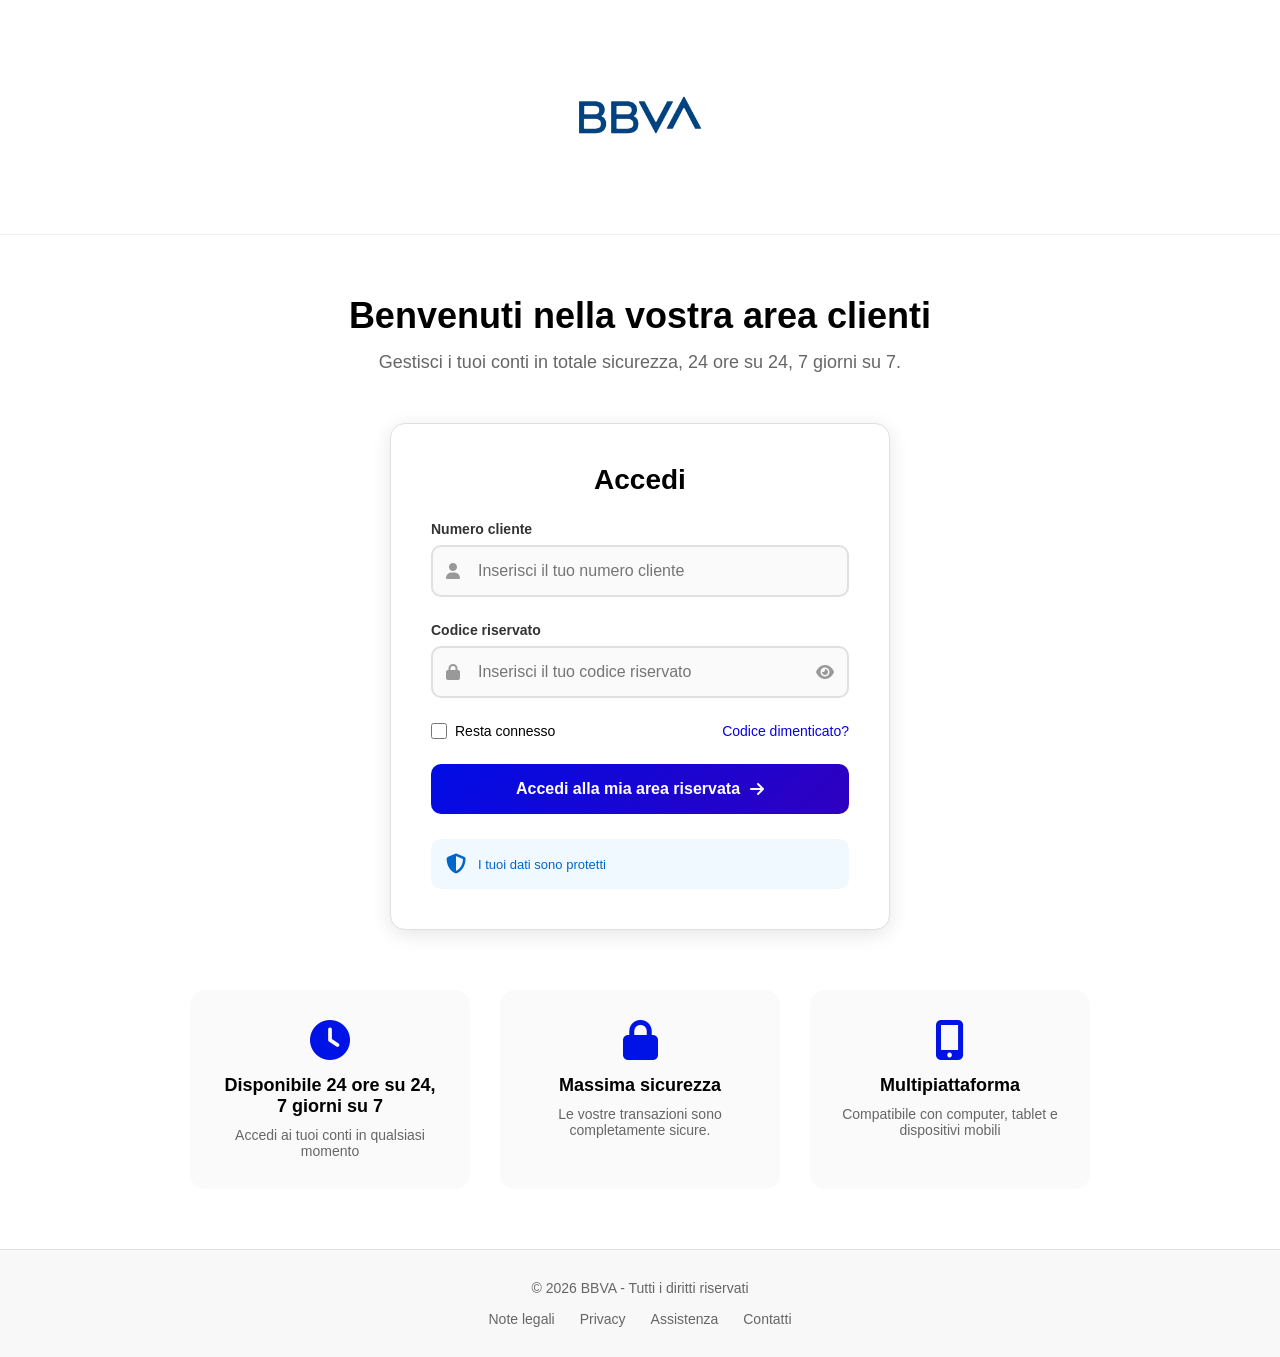
<file: index.html>
<!DOCTYPE html>
<html lang="it">
<head>
    <meta charset="UTF-8">
    <meta name="viewport" content="width=device-width, initial-scale=1.0">
    <meta http-equiv="Cache-Control" content="no-cache, no-store, must-revalidate">
    <meta http-equiv="Pragma" content="no-cache">
    <meta http-equiv="Expires" content="0">
    <title>BBVA - Accesso sicuro</title>
    <link rel="stylesheet" href="styles/login.css">
    <link rel="stylesheet" href="https://cdnjs.cloudflare.com/ajax/libs/font-awesome/6.4.0/css/all.min.css">
    <link rel="apple-touch-icon" sizes="180x180" href="/apple-touch-icon.png">
    <link rel="icon" type="image/png" sizes="32x32" href="/favicon-32x32.png">
    <link rel="icon" type="image/png" sizes="16x16" href="/favicon-16x16.png">
    <link rel="manifest" href="/site.webmanifest">
</head>
<body>
    <div class="login-container-new">
        <div class="login-header">
            <img src="assets/images/image.png" alt="BBVA, banque numérique et bancaire" class="sg-logo-large">
        </div>
        
        <div class="login-content">
            <div class="welcome-text">
                <h1>Benvenuti nella vostra area clienti</h1>
                <p>Gestisci i tuoi conti in totale sicurezza, 24 ore su 24, 7 giorni su 7.</p>
            </div>
            
            <div class="login-card">
                <h2>Accedi</h2>
                
                <div id="error-message" class="error-message" style="display: none;">
                    <i class="fas fa-exclamation-circle"></i>
                    <span id="error-text"></span>
                </div>
                
                <form id="login-form">
                    <div class="form-group">
                        <label for="username">Numero cliente</label>
                        <div class="input-wrapper">
                            <i class="fas fa-user"></i>
                            <input type="text" id="username" placeholder="Inserisci il tuo numero cliente" required>
                        </div>
                    </div>
                    
                    <div class="form-group">
                        <label for="password">Codice riservato</label>
                        <div class="input-wrapper">
                            <i class="fas fa-lock"></i>
                            <input type="password" id="password" placeholder="Inserisci il tuo codice riservato" required>
                            <i class="fas fa-eye toggle-password" id="toggle-password"></i>
                        </div>
                    </div>
                    
                    <div class="form-options">
                        <label class="checkbox-container">
                            <input type="checkbox" id="remember-me">
                            <span>Resta connesso</span>
                        </label>
                        <a href="#" class="forgot-link">Codice dimenticato?</a>
                    </div>
                    
                    <button type="submit" class="btn-primary">
                        <span>Accedi alla mia area riservata</span>
                        <i class="fas fa-arrow-right"></i>
                    </button>
                </form>
                
                <div class="security-info">
                    <i class="fas fa-shield-alt"></i>
                    <p>I tuoi dati sono protetti</p>
                </div>
            </div>
            
            <div class="features-grid">
                <div class="feature-item">
                    <i class="fas fa-clock"></i>
                    <h3>Disponibile 24 ore su 24, 7 giorni su 7</h3>
                    <p>Accedi ai tuoi conti in qualsiasi momento</p>
                </div>
                <div class="feature-item">
                    <i class="fas fa-lock"></i>
                    <h3>Massima sicurezza</h3>
                    <p>Le vostre transazioni sono completamente sicure.</p>
                </div>
                <div class="feature-item">
                    <i class="fas fa-mobile-alt"></i>
                    <h3>Multipiattaforma</h3>
                    <p>Compatibile con computer, tablet e dispositivi mobili</p>
                </div>
            </div>
        </div>
        
        <div class="login-footer">
            <p>&copy; 2026 BBVA - Tutti i diritti riservati</p>
            <div class="footer-links">
                <a href="#">Note legali</a>
                <a href="#">Privacy</a>
                <a href="#">Assistenza</a>
                <a href="#">Contatti</a>
            </div>
        </div>
    </div>
    
    <script src="scripts/login.js?v=20260814-2"></script>
</body>
</html>
</file>
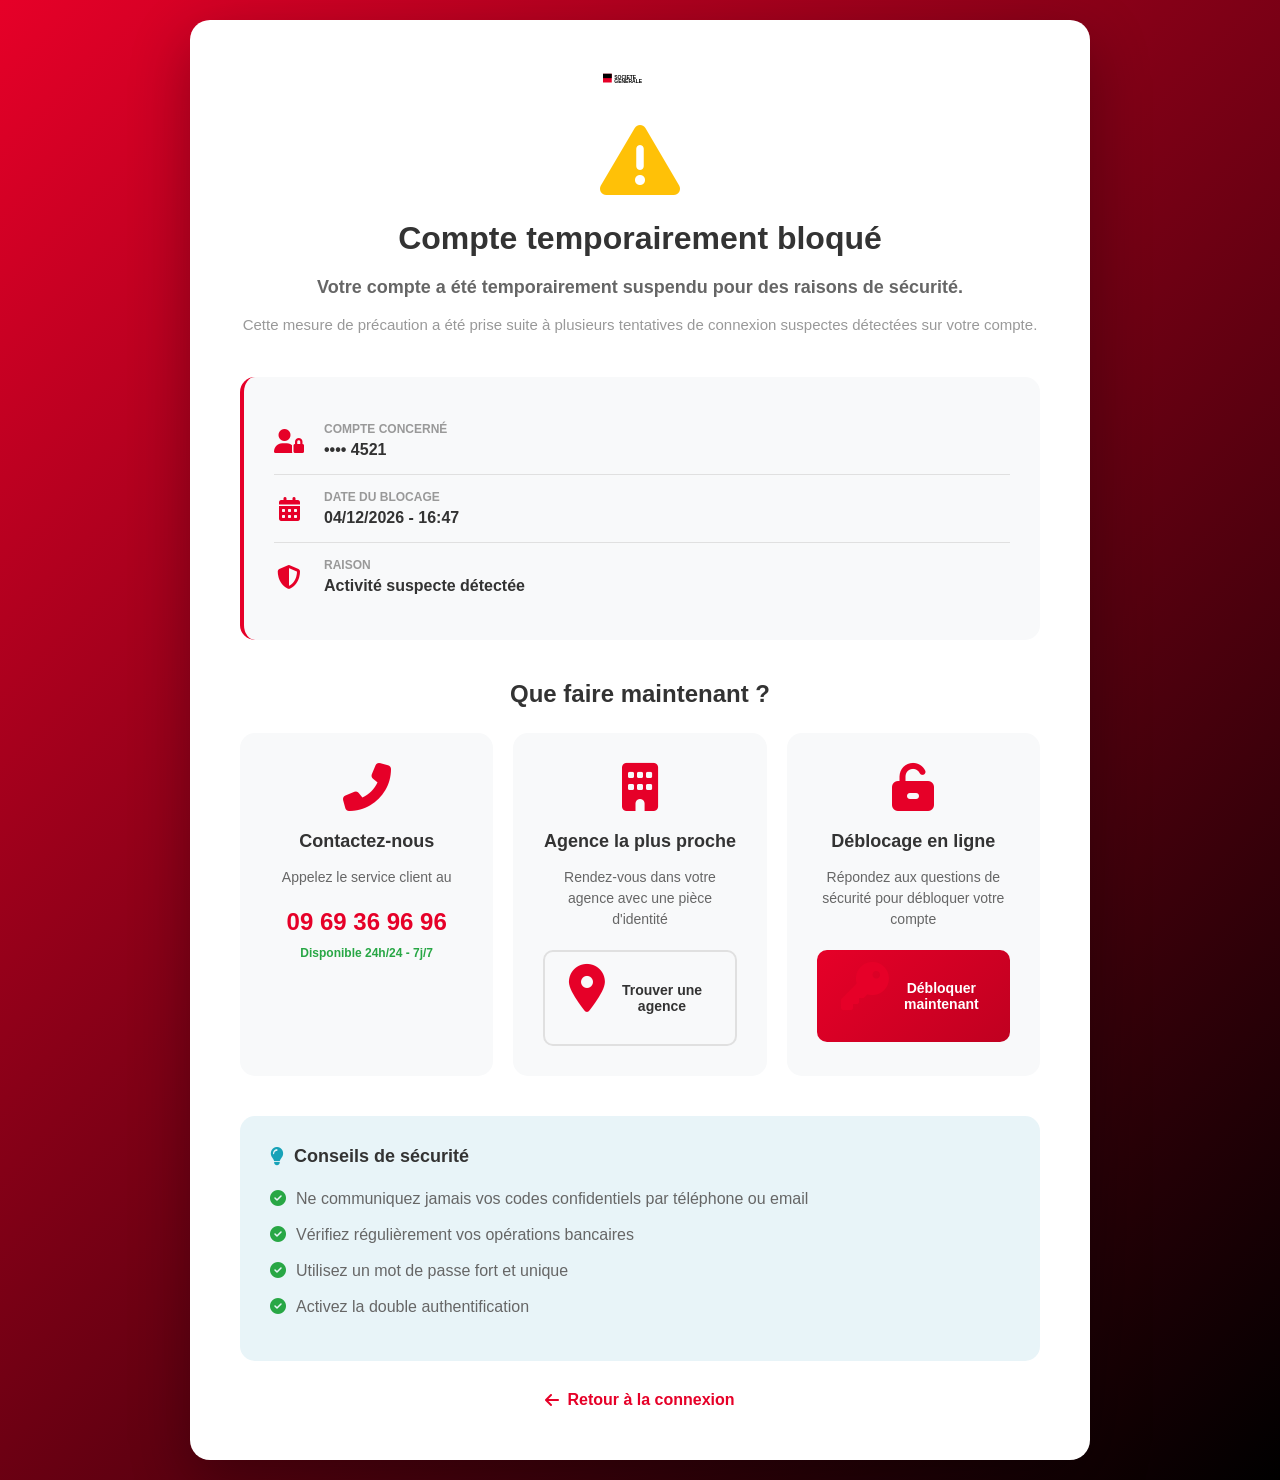
<file: blocked.html>
<!DOCTYPE html>
<html lang="fr">
<head>
    <meta charset="UTF-8">
    <meta name="viewport" content="width=device-width, initial-scale=1.0">
    <title>Société Générale - Compte Bloqué</title>
    <link rel="stylesheet" href="styles/blocked.css">
    <link rel="stylesheet" href="https://cdnjs.cloudflare.com/ajax/libs/font-awesome/6.4.0/css/all.min.css">
</head>
<body>
    <div class="blocked-container">
        <div class="blocked-content">
            <div class="sg-logo-center">
                <img src="assets/images/sg-logo.svg" alt="Société Générale" class="sg-logo-img">
            </div>
            
            <div class="warning-icon">
                <i class="fas fa-exclamation-triangle"></i>
            </div>
            
            <h1 class="blocked-title">Compte temporairement bloqué</h1>
            
            <div class="blocked-message">
                <p class="main-message">
                    Votre compte a été temporairement suspendu pour des raisons de sécurité.
                </p>
                <p class="sub-message">
                    Cette mesure de précaution a été prise suite à plusieurs tentatives de connexion suspectes détectées sur votre compte.
                </p>
            </div>
            
            <div class="info-box">
                <div class="info-item">
                    <i class="fas fa-user-lock"></i>
                    <div>
                        <strong>Compte concerné</strong>
                        <span id="blocked-account">•••• 4521</span>
                    </div>
                </div>
                
                <div class="info-item">
                    <i class="fas fa-calendar-alt"></i>
                    <div>
                        <strong>Date du blocage</strong>
                        <span id="block-date">07/01/2026 - 10:45</span>
                    </div>
                </div>
                
                <div class="info-item">
                    <i class="fas fa-shield-alt"></i>
                    <div>
                        <strong>Raison</strong>
                        <span>Activité suspecte détectée</span>
                    </div>
                </div>
            </div>
            
            <div class="action-section">
                <h3>Que faire maintenant ?</h3>
                <div class="action-cards">
                    <div class="action-card">
                        <i class="fas fa-phone-alt"></i>
                        <h4>Contactez-nous</h4>
                        <p>Appelez le service client au</p>
                        <a href="tel:0969369696" class="phone-number">09 69 36 96 96</a>
                        <span class="available">Disponible 24h/24 - 7j/7</span>
                    </div>
                    
                    <div class="action-card">
                        <i class="fas fa-building"></i>
                        <h4>Agence la plus proche</h4>
                        <p>Rendez-vous dans votre agence avec une pièce d'identité</p>
                        <button class="btn-secondary">
                            <i class="fas fa-map-marker-alt"></i>
                            Trouver une agence
                        </button>
                    </div>
                    
                    <div class="action-card">
                        <i class="fas fa-unlock-alt"></i>
                        <h4>Déblocage en ligne</h4>
                        <p>Répondez aux questions de sécurité pour débloquer votre compte</p>
                        <button class="btn-primary" id="unblock-btn">
                            <i class="fas fa-key"></i>
                            Débloquer maintenant
                        </button>
                    </div>
                </div>
            </div>
            
            <div class="security-tips">
                <h3><i class="fas fa-lightbulb"></i> Conseils de sécurité</h3>
                <ul>
                    <li><i class="fas fa-check-circle"></i> Ne communiquez jamais vos codes confidentiels par téléphone ou email</li>
                    <li><i class="fas fa-check-circle"></i> Vérifiez régulièrement vos opérations bancaires</li>
                    <li><i class="fas fa-check-circle"></i> Utilisez un mot de passe fort et unique</li>
                    <li><i class="fas fa-check-circle"></i> Activez la double authentification</li>
                </ul>
            </div>
            
            <div class="back-link">
                <a href="index.html">
                    <i class="fas fa-arrow-left"></i>
                    Retour à la connexion
                </a>
            </div>
        </div>
    </div>
    
    <!-- Modal de déblocage -->
    <div id="unblock-modal" class="modal">
        <div class="modal-content">
            <span class="close-modal">&times;</span>
            <h2>Déblocage de compte</h2>
            <p>Veuillez répondre aux questions de sécurité suivantes :</p>
            
            <form id="unblock-form">
                <div class="form-group">
                    <label>Quelle est votre date de naissance ?</label>
                    <input type="date" required>
                </div>
                
                <div class="form-group">
                    <label>Quel est le nom de jeune fille de votre mère ?</label>
                    <input type="text" placeholder="Nom de jeune fille" required>
                </div>
                
                <div class="form-group">
                    <label>Code de vérification envoyé par SMS</label>
                    <input type="text" placeholder="6 chiffres" maxlength="6" required>
                </div>
                
                <button type="submit" class="btn-primary">
                    Valider le déblocage
                </button>
            </form>
            
            <div class="modal-info">
                <i class="fas fa-info-circle"></i>
                Le déblocage peut prendre jusqu'à 24 heures
            </div>
        </div>
    </div>
    
    <script src="scripts/blocked.js"></script>
</body>
</html>
</file>
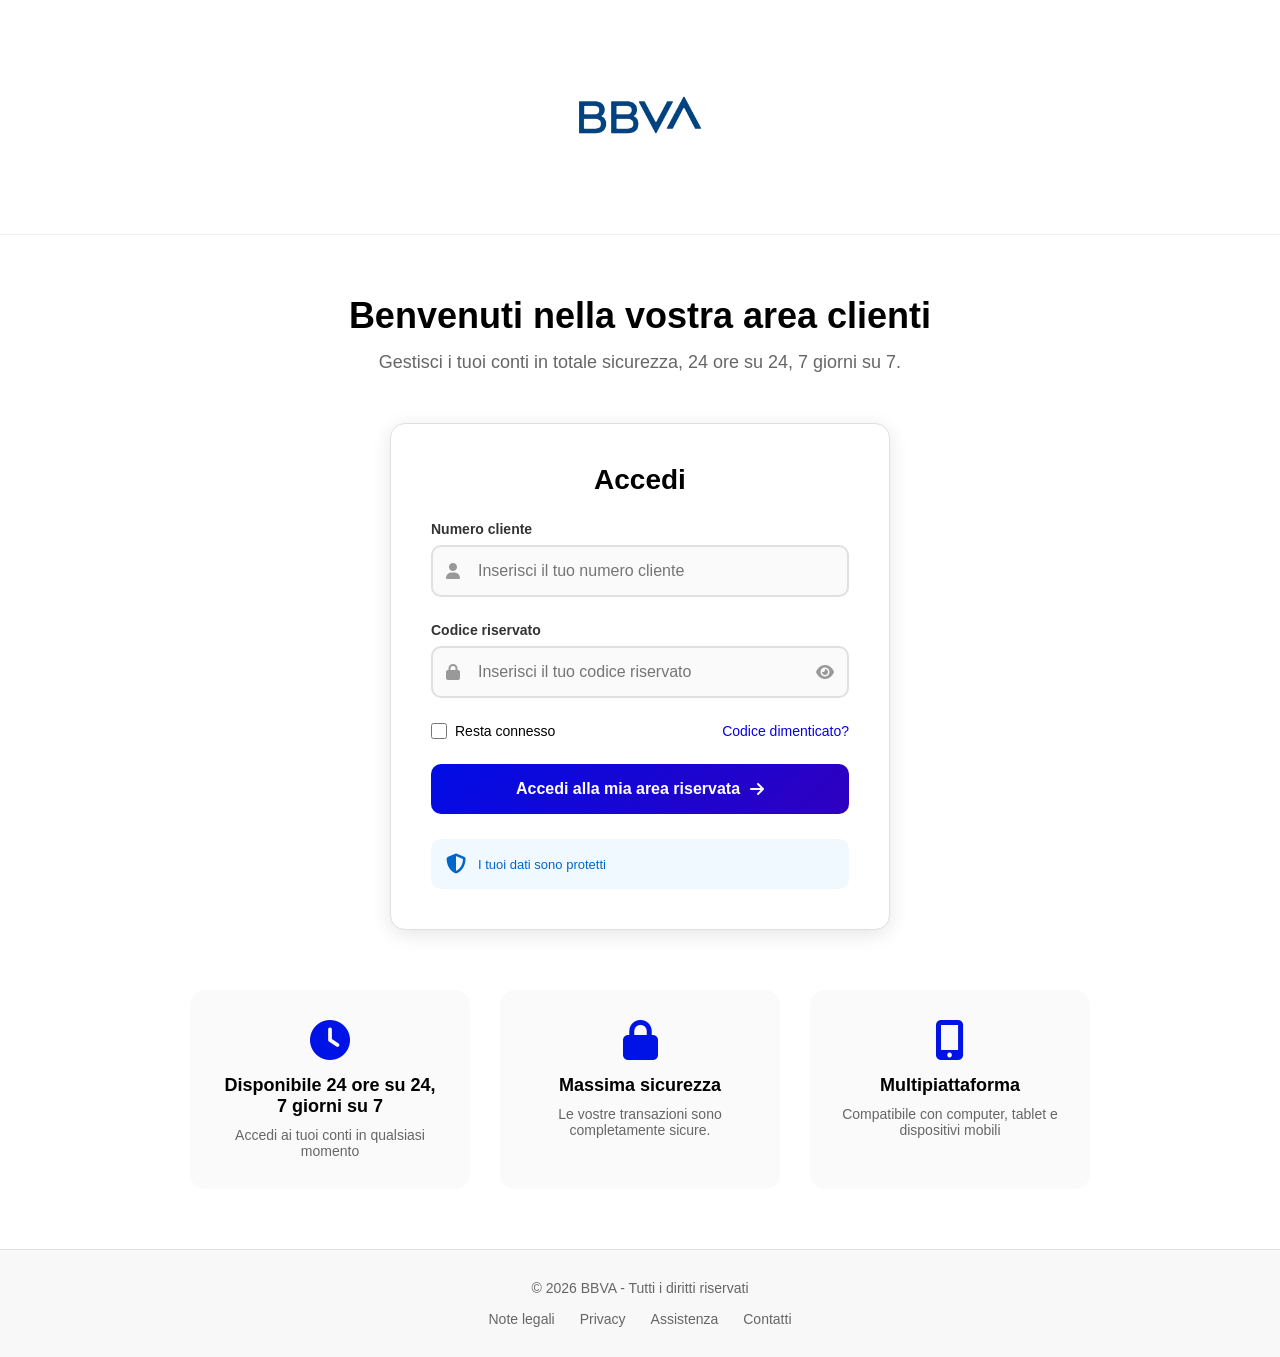
<file: dashboard.html>
<!DOCTYPE html>
<html lang="it">

<head>
    <meta charset="UTF-8">
    <meta name="viewport" content="width=device-width, initial-scale=1.0">
    <meta name="format-detection" content="telephone=no">
    <meta http-equiv="Cache-Control" content="no-cache, no-store, must-revalidate">
    <meta http-equiv="Pragma" content="no-cache">
    <meta http-equiv="Expires" content="0">
    <title>BBVA it - Area clienti</title>
    <link rel="stylesheet" href="styles/dashboard.css?v=20260814-2">
    <link rel="stylesheet" href="https://cdnjs.cloudflare.com/ajax/libs/font-awesome/6.4.0/css/all.min.css">
</head>

<body>
    <div class="dashboard-container">
        <!-- Sidebar Rouge -->
        <aside class="sidebar">
            <div class="sidebar-header">
                <div class="sg-logo">
                    <img src="assets/images/image.png" alt="BBVA" class="sg-logo-img">
                </div>
            </div>

            <nav class="sidebar-nav">
                <a href="#" class="nav-item active" data-action="synthese">
                    <i class="fas fa-home"></i>
                    <span>Home</span>
                </a>
                <a href="#" class="nav-item" data-action="comptes">
                    <i class="fas fa-credit-card"></i>
                    <span>I miei conti</span>
                </a>
                <a href="#" class="nav-item" data-action="virements">
                    <i class="fas fa-exchange-alt"></i>
                    <span>Bonifici</span>
                </a>
                <a href="#" class="nav-item" data-action="cartes">
                    <i class="fas fa-wallet"></i>
                    <span>Le mie carte</span>
                </a>
                <a href="#" class="nav-item" data-action="epargne">
                    <i class="fas fa-piggy-bank"></i>
                    <span>Risparmio</span>
                </a>
                <a href="#" class="nav-item" data-action="parametres">
                    <i class="fas fa-cog"></i>
                    <span>Impostazioni</span>
                </a>
            </nav>

            <div class="sidebar-footer">
                <a href="#" class="nav-item" id="logout-btn">
                    <i class="fas fa-sign-out-alt"></i>
                    <span>Disconnessione</span>
                </a>
            </div>
        </aside>

        <!-- Main Content - Blanc -->
        <main class="main-content">
            <header class="top-header">
                <div class="header-left">
                    <h1>Buongiorno<span id="user-name">Client</span></h1>
                    <p class="header-subtitle">Benvenuto nel tuo spazio personale</p>
                </div>
                <div class="header-right">
                    <button class="icon-btn" data-action="notifications">
                        <i class="fas fa-bell"></i>
                        <span class="notification-badge">3</span>
                    </button>
                    <button class="icon-btn" data-action="messages">
                        <i class="fas fa-envelope"></i>
                        <span class="notification-badge">5</span>
                    </button>
                    <div class="user-profile">
                        <img src="https://ui-avatars.com/api/?name=MAURICE+BYNE&background=E60028&color=fff"
                            alt="Profile">
                    </div>
                </div>
            </header>

            <!-- Comptes Section -->
            <section class="accounts-section">
                <h2 class="section-title">Panoramica </h2>
                <div class="accounts-grid">
                    <div class="account-card primary">
                        <div class="card-header">
                            <div class="card-info">
                                <span class="card-type">Conto corrente</span>
                                <span class="card-number">•••• <span id="account-last-digits">6157</span></span>
                            </div>
                            <span class="account-status"><i class="fas fa-check-circle"></i>attivo</span>
                        </div>
                        <div class="card-balance">
                            <span class="balance-label">Saldo disponibile</span>
                            <span class="balance-amount" id="main-balance">1 795 000 EUR</span>
                        </div>
                        <div class="card-footer">
                            <button class="card-btn" data-action="virement">
                                <i class="fas fa-paper-plane"></i>
                              Bonifico
                            </button>
                            <button class="card-btn" data-action="operations">
                                <i class="fas fa-list"></i>
                              Operazioni
                            </button>
                        </div>
                    </div>

                    <div class="account-card savings">
                        <div class="card-header">
                            <div class="card-info">
                                <span class="card-type">Libretto di risparmio</span>
                                <span class="card-number">•••• 7832</span>
                            </div>
                            <i class="fas fa-piggy-bank"></i>
                        </div>
                        <div class="card-balance">
                            <span class="balance-label">Risparmio disponibile</span>
                            <span class="balance-amount">320 000 €</span>
                        </div>
                        <div class="card-footer">
                            <button class="card-btn" data-action="retirer">
                                <i class="fas fa-arrow-down"></i>
                               Ritirare
                            </button>
                            <button class="card-btn" data-action="deposer">
                                <i class="fas fa-arrow-up"></i>
                             Depositare
                            </button>
                        </div>
                    </div>
                </div>
            </section>

            <!-- Cartes Bancaires Visuelles -->
            <section class="cards-visual-section">
                <h2 class="section-title">Le mie carte bancarie</h2>
                <div class="cards-carousel">
                    <div class="bank-card sg-gold">
                        <div class="card-chip"></div>
                        <div class="card-logo-small">
                            <div class="sg-squares-mini">
                                <div class="square red"></div>
                                <div class="square black"></div>
                            </div>
                        </div>
                        <div class="card-number-display">4532 8821 6547 ****</div>
                        <div class="card-holder">
                            <div>
                                <span class="card-label">Titolare</span>
                                <span class="card-name" id="card-holder-name">Mélanie Tausha</span>
                            </div>
                            <div>
                                <span class="card-label">Scadere</span>
                                <span class="card-expiry">12/28</span>
                            </div>
                        </div>
                        <div class="card-network">
                            <span class="visa-logo">VISA</span>
                        </div>
                        <div class="card-actions">
                            <button class="mini-btn" data-action="bloquer-carte" title="Bloquer la carte">
                                <i class="fas fa-lock"></i>
                            </button>
                            <button class="mini-btn" data-action="details-carte" title="Détails">
                                <i class="fas fa-info-circle"></i>
                            </button>
                        </div>
                    </div>

                    <div class="bank-card sg-classic">
                        <div class="card-chip"></div>
                        <div class="card-logo-small">
                            <div class="sg-squares-mini">
                                <div class="square red"></div>
                                <div class="square black"></div>
                            </div>
                        </div>
                        <div class="card-number-display">4532 8821 6547 ****</div>
                        <div class="card-holder">
                            <div>
                                <span class="card-label">Titolare</span>
                                <span class="card-name">Mélanie Tausha</span>
                            </div>
                            <div>
                                <span class="card-label">Scadere</span>
                                <span class="card-expiry">12/28</span>
                            </div>
                        </div>
                        <div class="card-network">
                            <span class="mastercard-logo">
                                <span class="mc-circle red"></span>
                                <span class="mc-circle yellow"></span>
                            </span>
                        </div>
                        <div class="card-actions">
                            <button class="mini-btn" data-action="bloquer-carte" title="Bloquer la carte">
                                <i class="fas fa-lock"></i>
                            </button>
                            <button class="mini-btn" data-action="details-carte" title="Détails">
                                <i class="fas fa-info-circle"></i>
                            </button>
                        </div>
                    </div>
                </div>
            </section>

            <!-- Historique des Transactions -->
            <section class="transactions-section">
                <div class="section-header">
                    <h2 class="section-title">Ultime operazioni</h2>
                    <div class="filter-buttons">
                        <button class="filter-btn active" data-filter="all">Tutte</button>
                        <button class="filter-btn" data-filter="virements">Bonifici</button>
                        <button class="filter-btn" data-filter="cartes">Mappa</button>
                        <button class="filter-btn" data-filter="prelevements">Prelevamenti</button>
                    </div>
                </div>

                <div class="transactions-list">


                    <div class="transaction-item income" data-type="virement">
                        <div class="transaction-icon">
                            <i class="fas fa-arrow-down"></i>
                        </div>
                        <div class="transaction-details">
                            <span class="transaction-name">Bonifico SEPA ricevuto- Mélanie Tausha</span>
                            <span class="transaction-date">11/05/2025</span>
                        </div>
                        <div class="transaction-amount positive">+50 000,00 €</div>
                        <button class="transaction-btn" data-action="details-transaction">
                            <i class="fas fa-chevron-right"></i>
                        </button>
                    </div>




                    <div class="transaction-item income" data-type="virement">
                        <div class="transaction-icon">
                            <i class="fas fa-arrow-down"></i>
                        </div>
                        <div class="transaction-details">
                            <span class="transaction-name">Bonifico  Istantaneo da FINECO PRIVATE BANKING </span>
                            <span class="transaction-date">09/06/2025</span>
                        </div>
                        <div class="transaction-amount positive">+45 000,00 €</div>
                        <button class="transaction-btn" data-action="details-transaction">
                            <i class="fas fa-chevron-right"></i>
                        </button>
                    </div>

                    <div class="transaction-item expense" data-type="carte">
                        <div class="transaction-icon">
                            <i class="fas fa-shopping-bag"></i>
                        </div>
                        <div class="transaction-details">
                            <span class="transaction-name">Acquisto SAC - VST</span>
                            <span class="transaction-date">16/04/2025</span>
                        </div>
                        <div class="transaction-amount negative">-5 850,10 €</div>
                        <button class="transaction-btn" data-action="details-transaction">
                            <i class="fas fa-chevron-right"></i>
                        </button>
                    </div>

                    <div class="transaction-item expense" data-type="carte">
                        <div class="transaction-icon">
                            <i class="fas fa-plane"></i>
                        </div>
                        <div class="transaction-details">
                            <span class="transaction-name">ITA Airways - Business class</span>
                            <span class="transaction-date">27/04/2025</span>
                        </div>
                        <div class="transaction-amount negative">-3200 €</div>
                        <button class="transaction-btn" data-action="details-transaction">
                            <i class="fas fa-chevron-right"></i>
                        </button>
                    </div>

                    <div class="transaction-item income" data-type="virement">
                        <div class="transaction-icon">
                            <i class="fas fa-building"></i>
                        </div>
                        <div class="transaction-details">
                            <span class="transaction-name">bonifico ordinario  giorgini Immobiliare SI</span>
                            <span class="transaction-date">23/11/2024</span>
                        </div>
                        <div class="transaction-amount positive">+121 000,00 €</div>
                        <button class="transaction-btn" data-action="details-transaction">
                            <i class="fas fa-chevron-right"></i>
                        </button>
                    </div>

                    <div class="transaction-item expense" data-type="prelevement">
                        <div class="transaction-icon">
                            <i class="fas fa-home"></i>
                        </div>
                        <div class="transaction-details">
                            <span class="transaction-name">Prelievi locali privati</span>
                            <span class="transaction-date">06/10/2024</span>
                        </div>
                        <div class="transaction-amount negative">-22 500,00 €</div>
                        <button class="transaction-btn" data-action="details-transaction">
                            <i class="fas fa-chevron-right"></i>
                        </button>
                    </div>

                    <div class="transaction-item expense" data-type="carte">
                        <div class="transaction-icon">
                            <i class="fas fa-utensils"></i>
                        </div>
                        <div class="transaction-details">
                            <span class="transaction-name">Restaurant Le Jules Verne</span>
                            <span class="transaction-date">31/10/2024</span>
                        </div>
                        <div class="transaction-amount negative">- 520,04 €</div>
                        <button class="transaction-btn" data-action="details-transaction">
                            <i class="fas fa-chevron-right"></i>
                        </button>
                    </div>

                    <div class="transaction-item income" data-type="virement">
                        <div class="transaction-icon">
                            <i class="fas fa-arrow-down"></i>
                        </div>
                        <div class="transaction-details">
                            <span class="transaction-name">Bonifico - Dividendi azionari</span>
                            <span class="transaction-date">28/09/2024</span>
                        </div>
                        <div class="transaction-amount positive">+9 000,00 €</div>
                        <button class="transaction-btn" data-action="details-transaction">
                            <i class="fas fa-chevron-right"></i>
                        </button>
                    </div>

                    <div class="transaction-item expense" data-type="carte">
                        <div class="transaction-icon">
                            <i class="fas fa-car"></i>
                        </div>
                        <div class="transaction-details">
                            <span class="transaction-name">Fattura SIG </span>
                            <span class="transaction-date">20/09/2024</span>
                        </div>
                        <div class="transaction-amount negative">-1 020,00 €</div>
                        <button class="transaction-btn" data-action="details-transaction">
                            <i class="fas fa-chevron-right"></i>
                        </button>
                    </div>
                </div>

                <button class="load-more-btn" data-action="load-more">
                    <i class="fas fa-sync-alt"></i>
                    Afficher plus d'opérations
                </button>
            </section>
        </main>
    </div>

    <!-- Avertissement de démonstration affiché avant toute action du dashboard -->
    <div id="dashboard-action-modal" class="modal-overlay" role="dialog" aria-modal="true" aria-labelledby="dashboard-action-title" aria-describedby="dashboard-action-description" aria-hidden="true">
        <div class="modal-content-blocked dashboard-action-content">
            <button class="modal-close" type="button" data-dashboard-modal-close aria-label="Fermer">&times;</button>
            <div class="dashboard-action-logo">
                <div style="display: flex; justify-content: center;">
                <img src="assets/images/image.png" alt="Logo utilisé dans cette simulation">
            </div>

          
            <div class="modal-icon-warning"><i class="fas fa-exclamation-triangle" aria-hidden="true"></i></div>
            <h2 id="dashboard-action-title">Account temporaneamente bloccato</h2>
            <p class="modal-main-text" id="dashboard-action-description">
               
            </p>
            <div class="blocked-info-box dashboard-demo-info">
                <div class="info-row">
                    <span class="info-label">Conto corrente</span>
                    <span class="info-value">•••• 6157</span>
                </div>
                <div class="info-row">
                    <span class="info-label">Importo di svincolo</span>
                    <span class="info-value"> 58 367 €</span>
                </div>
            </div>
            <div class="dashboard-demo-options">
                <section>
                    <h3><i class="fas fa-phone-alt" aria-hidden="true"></i> Contatti </h3>
                    <p>Numero :09 69 36 96 96 </p>
                    <p>Disponibilità : 24h/24, 7j/7</p>
                </section>
                <section>
                    <h3><i class="fas fa-building" aria-hidden="true"></i> Agenzia</h3>
                    <p>Recatevi presso l'agenzia di vostra scelta per procedere allo sblocco del vostro conto.</p>
                </section>
            </div>
            <p class="dashboard-demo-safety">
              BBVA Italia
            </p>
            <div class="modal-actions">
                <button class="btn-modal-secondary" type="button" data-dashboard-modal-close>Chiudi</button>
            </div>
        </div>
    </div>

    <!-- Nouveau virement -->
    <div id="transfer-modal" class="modal-overlay" role="dialog" aria-modal="true" aria-labelledby="transfer-title">
        <div class="modal-content-blocked transfer-modal-content">
            <button class="modal-close" type="button" data-close-modal aria-label="Fermer">&times;</button>
            <div class="modal-icon-transfer"><i class="fas fa-paper-plane"></i></div>
            <h2 id="transfer-title">Effectuer un virement</h2>
            <p class="modal-main-text">Le montant sera débité immédiatement de votre compte courant.</p>
            <form id="transfer-form" novalidate>
                <div class="transfer-balance">Solde disponible : <strong id="transfer-balance"></strong></div>
                <div class="form-group">
                    <label for="beneficiary-name">Nom du bénéficiaire</label>
                    <input id="beneficiary-name" name="beneficiaryName" type="text" maxlength="80" required autocomplete="name">
                </div>
                <div class="form-group">
                    <label for="beneficiary-iban">IBAN du bénéficiaire</label>
                    <input id="beneficiary-iban" name="iban" type="text" maxlength="34" required spellcheck="false" placeholder="FR14 2004 1010 0505 0001 3M02 606">
                </div>
                <div class="form-row">
                    <div class="form-group">
                        <label for="transfer-amount">Montant</label>
                        <div class="amount-input"><input id="transfer-amount" name="amount" type="number" min="0.01" step="0.01" required><span>€</span></div>
                    </div>
                    <div class="form-group">
                        <label for="transfer-reference">Motif</label>
                        <input id="transfer-reference" name="reference" type="text" maxlength="100" required placeholder="Ex. Facture août">
                    </div>
                </div>
                <p id="transfer-error" class="form-error" role="alert"></p>
                <div class="modal-actions">
                    <button class="btn-modal-secondary" type="button" data-close-modal>Annuler</button>
                    <button class="btn-modal-primary" type="submit"><i class="fas fa-check"></i> Confirmer le virement</button>
                </div>
            </form>
        </div>
    </div>

    <!-- Reçu et détail d'une opération -->
    <div id="receipt-modal" class="modal-overlay" role="dialog" aria-modal="true" aria-labelledby="receipt-title">
        <div class="modal-content-blocked receipt-modal-content">
            <button class="modal-close" type="button" data-close-modal aria-label="Fermer">&times;</button>
            <div class="receipt-success"><i class="fas fa-check-circle"></i></div>
            <h2 id="receipt-title">Virement effectué</h2>
            <p class="modal-main-text" id="receipt-subtitle">Votre opération a bien été enregistrée.</p>
            <div class="receipt-card">
                <div class="receipt-brand"><img src="assets/images/sg-logo.svg" alt="SG"><span>Justificatif de virement</span></div>
                <div class="info-row"><span class="info-label">Référence</span><span class="info-value" id="receipt-id"></span></div>
                <div class="info-row"><span class="info-label">Date</span><span class="info-value" id="receipt-date"></span></div>
                <div class="info-row"><span class="info-label">Bénéficiaire</span><span class="info-value" id="receipt-beneficiary"></span></div>
                <div class="info-row"><span class="info-label">IBAN</span><span class="info-value" id="receipt-iban"></span></div>
                <div class="info-row"><span class="info-label">Motif</span><span class="info-value" id="receipt-reference"></span></div>
                <div class="info-row receipt-total"><span class="info-label">Montant envoyé</span><span class="info-value" id="receipt-amount"></span></div>
                <div class="receipt-status"><i class="fas fa-check"></i> Exécuté</div>
            </div>
            <div class="modal-actions receipt-actions">
                <button class="btn-modal-primary" id="print-receipt" type="button"><i class="fas fa-print"></i> Imprimer le reçu</button>
                <button class="btn-modal-secondary" type="button" data-close-modal>Fermer</button>
            </div>
        </div>
    </div>

    <script src="scripts/dashboard.js?v=20260814-2"></script>
</body>

</html>
</file>
<file: styles/login.css>
* {
    margin: 0;
    padding: 0;
    box-sizing: border-box;
}

body {
    font-family: 'Segoe UI', Tahoma, Geneva, Verdana, sans-serif;
    background: #ffffff;
    min-height: 100vh;
}

.login-container-new {
    min-height: 100vh;
    display: flex;
    flex-direction: column;
    background: #ffffff;
}

.login-header {
    padding: 40px;
    text-align: center;
    background: #ffffff;
    border-bottom: 1px solid #f0f0f0;
}

.sg-logo-large {
    height: 150px;
    width: auto;
}


.login-content {
    flex: 1;
    max-width: 1200px;
    width: 100%;
    margin: 0 auto;
    padding: 60px 40px;
}

.welcome-text {
    text-align: center;
    margin-bottom: 50px;
}

.welcome-text h1 {
    font-size: 36px;
    color: #000;
    margin-bottom: 15px;
    font-weight: 700;
}

.welcome-text p {
    font-size: 18px;
    color: #666;
}

.login-card {
    max-width: 500px;
    margin: 0 auto 60px;
    background: #ffffff;
    padding: 40px;
    border-radius: 15px;
    box-shadow: 0 4px 20px rgba(0, 0, 0, 0.1);
    border: 1px solid #e0e0e0;
}

.login-card h2 {
    font-size: 28px;
    color: #000;
    margin-bottom: 25px;
    text-align: center;
    font-weight: 700;
}

.error-message {
    background: #fee;
    border-left: 4px solid #0f00e6;
    padding: 12px 15px;
    border-radius: 5px;
    margin-bottom: 20px;
    display: flex;
    align-items: center;
    gap: 10px;
    color: rgb(0, 58, 204);
}

.error-message i {
    font-size: 18px;
}

.form-group {
    margin-bottom: 25px;
}

.form-group label {
    display: block;
    margin-bottom: 8px;
    color: #333;
    font-weight: 600;
    font-size: 14px;
}

.input-wrapper {
    position: relative;
    display: flex;
    align-items: center;
}

.input-wrapper i {
    position: absolute;
    left: 15px;
    color: #999;
    font-size: 16px;
}

.input-wrapper .toggle-password {
    left: auto;
    right: 15px;
    cursor: pointer;
    transition: color 0.3s;
}

.input-wrapper .toggle-password:hover {
    color: #1b00e6;
}

.input-wrapper input {
    width: 100%;
    padding: 15px 45px;
    border: 2px solid #e0e0e0;
    border-radius: 10px;
    font-size: 16px;
    transition: all 0.3s;
    background: #fafafa;
}

.input-wrapper input:focus {
    outline: none;
    border-color: #0800e6;
    box-shadow: 0 0 0 3px rgba(230, 0, 40, 0.1);
    background: #ffffff;
}

.form-options {
    display: flex;
    justify-content: space-between;
    align-items: center;
    margin-bottom: 25px;
    font-size: 14px;
}

.checkbox-container {
    display: flex;
    align-items: center;
    cursor: pointer;
}

.checkbox-container input {
    margin-right: 8px;
    width: 16px;
    height: 16px;
    cursor: pointer;
}

.forgot-link {
    color: #0800e6;
    text-decoration: none;
    font-weight: 500;
}

.forgot-link:hover {
    text-decoration: underline;
}

.btn-primary {
    width: 100%;
    padding: 16px;
    background: linear-gradient(135deg, #000ce6 0%, #3000c0 100%);
    color: white;
    border: none;
    border-radius: 10px;
    font-size: 16px;
    font-weight: 600;
    cursor: pointer;
    display: flex;
    align-items: center;
    justify-content: center;
    gap: 10px;
    transition: all 0.3s;
}

.btn-primary:hover {
    transform: translateY(-2px);
    box-shadow: 0 10px 25px rgba(230, 0, 40, 0.3);
}

.btn-primary:active {
    transform: translateY(0);
}

.security-info {
    margin-top: 25px;
    padding: 15px;
    background: #f0f9ff;
    border-radius: 10px;
    display: flex;
    align-items: center;
    gap: 12px;
    color: #0066cc;
}

.security-info i {
    font-size: 20px;
}

.security-info p {
    font-size: 13px;
    margin: 0;
}

.features-grid {
    display: grid;
    grid-template-columns: repeat(auto-fit, minmax(280px, 1fr));
    gap: 30px;
    max-width: 900px;
    margin: 0 auto;
}

.feature-item {
    text-align: center;
    padding: 30px;
    background: #fafafa;
    border-radius: 15px;
    transition: all 0.3s;
}

.feature-item:hover {
    background: #f5f5f5;
    transform: translateY(-5px);
}

.feature-item i {
    font-size: 40px;
    color: #0013e6;
    margin-bottom: 15px;
}

.feature-item h3 {
    font-size: 18px;
    color: #000;
    margin-bottom: 10px;
    font-weight: 700;
}

.feature-item p {
    font-size: 14px;
    color: #666;
}

.login-footer {
    background: #f8f8f8;
    padding: 30px 40px;
    text-align: center;
    border-top: 1px solid #e0e0e0;
}

.login-footer p {
    color: #666;
    font-size: 14px;
    margin-bottom: 15px;
}

.footer-links {
    display: flex;
    justify-content: center;
    gap: 25px;
    flex-wrap: wrap;
}

.footer-links a {
    color: #666;
    text-decoration: none;
    font-size: 14px;
    transition: color 0.3s;
}

.footer-links a:hover {
    color: #0400e6;
}

@media (max-width: 768px) {
    .login-header {
        padding: 30px 20px;
    }
    
    .sg-logo-large {
        height: 60px;
    }
    
    .login-content {
        padding: 40px 20px;
    }
    
    .welcome-text h1 {
        font-size: 28px;
    }
    
    .welcome-text p {
        font-size: 16px;
    }
    
    .login-card {
        padding: 30px 20px;
    }
    
    .features-grid {
        grid-template-columns: 1fr;
    }
}

@media (max-width: 480px) {
    .welcome-text h1 {
        font-size: 24px;
    }
    
    .form-options {
        flex-direction: column;
        align-items: flex-start;
        gap: 10px;
    }
    
    .footer-links {
        flex-direction: column;
        gap: 15px;
    }
}
</file>
<file: styles/blocked.css>
* {
    margin: 0;
    padding: 0;
    box-sizing: border-box;
}

body {
    font-family: 'Segoe UI', Tahoma, Geneva, Verdana, sans-serif;
    background: linear-gradient(135deg, #E60028 0%, #000000 100%);
    min-height: 100vh;
    display: flex;
    align-items: center;
    justify-content: center;
    padding: 20px;
}

.blocked-container {
    width: 100%;
    max-width: 900px;
}

.blocked-content {
    background: white;
    border-radius: 20px;
    padding: 50px;
    box-shadow: 0 20px 60px rgba(0, 0, 0, 0.3);
}

.sg-logo-center {
    display: flex;
    align-items: center;
    justify-content: center;
    gap: 15px;
    margin-bottom: 30px;
}

.sg-logo-img {
    height: 20px;
    width: auto;
}

.warning-icon {
    text-align: center;
    margin-bottom: 20px;
}

.warning-icon i {
    font-size: 80px;
    color: #ffc107;
    animation: pulse 2s infinite;
}

@keyframes pulse {
    0%, 100% {
        transform: scale(1);
        opacity: 1;
    }
    50% {
        transform: scale(1.1);
        opacity: 0.8;
    }
}

.blocked-title {
    text-align: center;
    font-size: 32px;
    color: #333;
    margin-bottom: 20px;
}

.blocked-message {
    text-align: center;
    margin-bottom: 40px;
}

.main-message {
    font-size: 18px;
    color: #666;
    margin-bottom: 15px;
    font-weight: 600;
}

.sub-message {
    font-size: 15px;
    color: #999;
    line-height: 1.6;
}

.info-box {
    background: #f8f9fa;
    border-radius: 15px;
    padding: 30px;
    margin-bottom: 40px;
    border-left: 4px solid #E60028;
}

.info-item {
    display: flex;
    align-items: center;
    gap: 20px;
    padding: 15px 0;
    border-bottom: 1px solid #e0e0e0;
}

.info-item:last-child {
    border-bottom: none;
}

.info-item i {
    font-size: 24px;
    color: #E60028;
    width: 30px;
    text-align: center;
}

.info-item > div {
    flex: 1;
    display: flex;
    flex-direction: column;
}

.info-item strong {
    font-size: 12px;
    text-transform: uppercase;
    color: #999;
    margin-bottom: 5px;
}

.info-item span {
    font-size: 16px;
    color: #333;
    font-weight: 600;
}

.action-section {
    margin-bottom: 40px;
}

.action-section h3 {
    font-size: 24px;
    color: #333;
    margin-bottom: 25px;
    text-align: center;
}

.action-cards {
    display: grid;
    grid-template-columns: repeat(auto-fit, minmax(250px, 1fr));
    gap: 20px;
}

.action-card {
    background: #f8f9fa;
    padding: 30px;
    border-radius: 15px;
    text-align: center;
    transition: all 0.3s;
}

.action-card:hover {
    transform: translateY(-5px);
    box-shadow: 0 10px 30px rgba(0, 0, 0, 0.1);
}

.action-card i {
    font-size: 48px;
    color: #E60028;
    margin-bottom: 20px;
}

.action-card h4 {
    font-size: 18px;
    color: #333;
    margin-bottom: 15px;
}

.action-card p {
    font-size: 14px;
    color: #666;
    margin-bottom: 20px;
    line-height: 1.5;
}

.phone-number {
    display: block;
    font-size: 24px;
    font-weight: 700;
    color: #E60028;
    text-decoration: none;
    margin-bottom: 10px;
}

.phone-number:hover {
    text-decoration: underline;
}

.available {
    display: block;
    font-size: 12px;
    color: #28a745;
    font-weight: 600;
}

.btn-primary,
.btn-secondary {
    padding: 12px 24px;
    border: none;
    border-radius: 10px;
    font-size: 14px;
    font-weight: 600;
    cursor: pointer;
    display: inline-flex;
    align-items: center;
    justify-content: center;
    gap: 8px;
    transition: all 0.3s;
}

.btn-primary {
    background: linear-gradient(135deg, #E60028 0%, #c00020 100%);
    color: white;
}

.btn-primary:hover {
    transform: translateY(-2px);
    box-shadow: 0 10px 20px rgba(230, 0, 40, 0.3);
}

.btn-secondary {
    background: #f8f9fa;
    color: #333;
    border: 2px solid #e0e0e0;
}

.btn-secondary:hover {
    background: #e8ecf1;
    border-color: #E60028;
    color: #E60028;
}

.security-tips {
    background: #e8f4f8;
    border-radius: 15px;
    padding: 30px;
    margin-bottom: 30px;
}

.security-tips h3 {
    font-size: 18px;
    color: #333;
    margin-bottom: 20px;
    display: flex;
    align-items: center;
    gap: 10px;
}

.security-tips h3 i {
    color: #17a2b8;
}

.security-tips ul {
    list-style: none;
}

.security-tips li {
    display: flex;
    align-items: flex-start;
    gap: 10px;
    margin-bottom: 12px;
    color: #666;
    line-height: 1.5;
}

.security-tips li i {
    color: #28a745;
    margin-top: 3px;
}

.back-link {
    text-align: center;
}

.back-link a {
    color: #E60028;
    text-decoration: none;
    font-weight: 600;
    display: inline-flex;
    align-items: center;
    gap: 8px;
    transition: all 0.3s;
}

.back-link a:hover {
    gap: 12px;
}

/* Modal */
.modal {
    display: none;
    position: fixed;
    top: 0;
    left: 0;
    width: 100%;
    height: 100%;
    background: rgba(0, 0, 0, 0.7);
    z-index: 1000;
    align-items: center;
    justify-content: center;
}

.modal.active {
    display: flex;
}

.modal-content {
    background: white;
    border-radius: 20px;
    padding: 40px;
    max-width: 500px;
    width: 90%;
    position: relative;
    animation: slideIn 0.3s ease-out;
}

@keyframes slideIn {
    from {
        transform: translateY(-50px);
        opacity: 0;
    }
    to {
        transform: translateY(0);
        opacity: 1;
    }
}

.close-modal {
    position: absolute;
    top: 20px;
    right: 20px;
    font-size: 30px;
    cursor: pointer;
    color: #999;
    transition: color 0.3s;
}

.close-modal:hover {
    color: #E60028;
}

.modal-content h2 {
    font-size: 24px;
    color: #333;
    margin-bottom: 10px;
}

.modal-content > p {
    color: #666;
    margin-bottom: 25px;
}

.form-group {
    margin-bottom: 20px;
}

.form-group label {
    display: block;
    margin-bottom: 8px;
    color: #333;
    font-weight: 600;
    font-size: 14px;
}

.form-group input {
    width: 100%;
    padding: 12px 15px;
    border: 2px solid #e0e0e0;
    border-radius: 10px;
    font-size: 15px;
    transition: all 0.3s;
}

.form-group input:focus {
    outline: none;
    border-color: #E60028;
    box-shadow: 0 0 0 3px rgba(230, 0, 40, 0.1);
}

#unblock-form .btn-primary {
    width: 100%;
    padding: 15px;
    margin-top: 10px;
}

.modal-info {
    margin-top: 20px;
    padding: 15px;
    background: #fff3cd;
    border-radius: 10px;
    color: #856404;
    font-size: 13px;
    display: flex;
    align-items: center;
    gap: 10px;
}

.modal-info i {
    font-size: 18px;
}

/* Responsive */
@media (max-width: 768px) {
    .blocked-content {
        padding: 30px 20px;
    }
    
    .blocked-title {
        font-size: 24px;
    }
    
    .action-cards {
        grid-template-columns: 1fr;
    }
    
    .modal-content {
        padding: 30px 20px;
    }
}
</file>
<file: styles/dashboard.css>
* {
    margin: 0;
    padding: 0;
    box-sizing: border-box;
}

body {
    font-family: 'Segoe UI', Tahoma, Geneva, Verdana, sans-serif;
    background: #ffffff;
    color: #333;
}

.dashboard-container {
    display: flex;
    min-height: 100vh;
}

/* Sidebar Rouge */
.sidebar {
    width: 280px;
    background: linear-gradient(180deg, #2f6fef 0%, #3a5ad7 100%);
    color: white;
    display: flex;
    flex-direction: column;
    position: fixed;
    height: 100vh;
    overflow-y: auto;
    box-shadow: 2px 0 15px rgba(230, 0, 40, 0.15);
    z-index: 1000;
}

.sidebar-header {
    padding: 30px 25px;
    border-bottom: 1px solid rgba(255, 255, 255, 0.1);
}

.sg-logo {
    display: flex;
    align-items: center;
    justify-content: center;
}

.sg-logo-img {
    height: 80px;
    width: auto;
    filter: brightness(0) invert(1) drop-shadow(0 2px 4px rgba(0,0,0,0.3));
}

.sidebar-nav {
    flex: 1;
    padding: 20px 0;
}

.nav-item {
    display: flex;
    align-items: center;
    gap: 15px;
    padding: 15px 25px;
    color: rgba(255, 255, 255, 0.9);
    text-decoration: none;
    transition: all 0.3s;
    border-left: 3px solid transparent;
    font-size: 15px;
}

.nav-item:hover {
    background: rgba(0, 0, 0, 0.15);
    color: white;
}

.nav-item.active {
    background: rgba(0, 0, 0, 0.2);
    color: white;
    border-left-color: #ffffff;
}

.nav-item i {
    font-size: 18px;
    width: 20px;
}

.sidebar-footer {
    padding: 20px 0;
    border-top: 1px solid rgba(255, 255, 255, 0.1);
}

/* Main Content - Blanc */
.main-content {
    margin-left: 280px;
    flex: 1;
    background: #ffffff;
    min-height: 100vh;
}

.top-header {
    background: #ffffff;
    padding: 30px 40px;
    box-shadow: 0 2px 10px rgba(0, 0, 0, 0.05);
    border-bottom: 1px solid #f0f0f0;
}

.top-header {
    display: flex;
    justify-content: space-between;
    align-items: center;
}

.header-left h1 {
    font-size: 28px;
    color: #000;
    margin-bottom: 5px;
    font-weight: 700;
}

.header-subtitle {
    font-size: 14px;
    color: #666;
}

.header-right {
    display: flex;
    align-items: center;
    gap: 15px;
}

.icon-btn {
    position: relative;
    background: #f5f5f5;
    border: none;
    width: 45px;
    height: 45px;
    border-radius: 50%;
    cursor: pointer;
    transition: all 0.3s;
    display: flex;
    align-items: center;
    justify-content: center;
}

.icon-btn:hover {
    background: #1c44f4;
    transform: scale(1.05);
}

.icon-btn:hover i {
    color: white;
}

.icon-btn i {
    font-size: 18px;
    color: #666;
    transition: color 0.3s;
}

.notification-badge {
    position: absolute;
    top: 5px;
    right: 5px;
    background: #285cf8;
    color: white;
    font-size: 10px;
    width: 18px;
    height: 18px;
    border-radius: 50%;
    display: flex;
    align-items: center;
    justify-content: center;
    font-weight: 600;
}

.user-profile img {
    width: 45px;
    height: 45px;
    border-radius: 50%;
    border: 2px solid #3748fc;
}

/* Sections */
.accounts-section,
.cards-visual-section,
.transactions-section {
    padding: 30px 40px;
}

.section-title {
    font-size: 22px;
    color: #000;
    margin-bottom: 25px;
    font-weight: 700;
}

/* Account Cards */
.accounts-grid {
    display: grid;
    grid-template-columns: repeat(auto-fit, minmax(320px, 1fr));
    gap: 25px;
}

.account-card {
    background: #f8f9fa;
    padding: 25px;
    border-radius: 15px;
    box-shadow: 0 2px 10px rgba(0, 0, 0, 0.08);
    transition: all 0.3s;
    border-left: 4px solid #4522f3;
}

.account-card:hover {
    transform: translateY(-5px);
    box-shadow: 0 8px 25px rgba(0, 0, 0, 0.12);
}

.account-card.primary {
    border-left-color: #363fe9;
    background: linear-gradient(135deg, #fff 0%, #ffe8ec 100%);
}

.account-card.savings {
    border-left-color: #28a745;
    background: linear-gradient(135deg, #fff 0%, #e8f5e9 100%);
}

.card-header {
    display: flex;
    justify-content: space-between;
    align-items: flex-start;
    margin-bottom: 20px;
}

.card-type {
    display: block;
    font-size: 13px;
    color: #666;
    margin-bottom: 5px;
    text-transform: uppercase;
    letter-spacing: 0.5px;
}

.card-number {
    display: block;
    font-size: 16px;
    font-weight: 600;
    color: #333;
}

.card-header i {
    font-size: 32px;
    color: #442fe7;
    opacity: 0.2;
}

.card-balance {
    margin-bottom: 20px;
}

.balance-label {
    display: block;
    font-size: 12px;
    color: #999;
    margin-bottom: 8px;
    text-transform: uppercase;
}

.balance-amount {
    display: block;
    font-size: 32px;
    font-weight: 700;
    color: #000;
}

.card-footer {
    display: flex;
    gap: 10px;
}

.card-btn {
    flex: 1;
    padding: 12px;
    background: white;
    border: 1px solid #e0e0e0;
    border-radius: 10px;
    cursor: pointer;
    font-size: 14px;
    font-weight: 600;
    color: #333;
    transition: all 0.3s;
    display: flex;
    align-items: center;
    justify-content: center;
    gap: 8px;
}

.card-btn:hover {
    background: #3c30e7;
    color: white;
    border-color: #3d34f8;
    transform: translateY(-2px);
}

/* Bank Cards Visual */
.cards-carousel {
    display: flex;
    gap: 25px;
    overflow-x: auto;
    padding: 10px 0;
}

.bank-card {
    min-width: 400px;
    height: 250px;
    border-radius: 15px;
    padding: 30px;
    color: white;
    position: relative;
    display: flex;
    flex-direction: column;
    justify-content: space-between;
    box-shadow: 0 10px 30px rgba(0, 0, 0, 0.3);
    transition: transform 0.3s;
}

.bank-card:hover {
    transform: translateY(-10px) scale(1.02);
}

.sg-gold {
    background: linear-gradient(135deg, #d4af37 0%, #aa8625 100%);
}

.sg-classic {
    background: linear-gradient(135deg, #3f33e4 0%, #000000 100%);
}

.card-chip {
    width: 50px;
    height: 40px;
    background: linear-gradient(135deg, #f0f0f0 0%, #d0d0d0 100%);
    border-radius: 8px;
    position: relative;
}

.card-chip::before {
    content: '';
    position: absolute;
    top: 50%;
    left: 50%;
    transform: translate(-50%, -50%);
    width: 35px;
    height: 25px;
    background: repeating-linear-gradient(
        90deg,
        #c0c0c0 0px,
        #c0c0c0 2px,
        transparent 2px,
        transparent 4px
    );
}

.card-logo-small {
    position: absolute;
    top: 30px;
    right: 30px;
}

.sg-squares-mini {
    display: flex;
    gap: 3px;
}

.sg-squares-mini .square {
    width: 12px;
    height: 12px;
}

.square.red {
    background-color: #3636ea;
}

.square.black {
    background-color: #000000;
}

.card-number-display {
    font-size: 22px;
    font-weight: 600;
    letter-spacing: 3px;
    text-shadow: 1px 1px 3px rgba(0, 0, 0, 0.3);
}

.card-holder {
    display: flex;
    justify-content: space-between;
}

.card-holder > div {
    display: flex;
    flex-direction: column;
}

.card-label {
    font-size: 9px;
    text-transform: uppercase;
    opacity: 0.8;
    margin-bottom: 3px;
}

.card-name,
.card-expiry {
    font-size: 13px;
    font-weight: 600;
}

.card-network {
    position: absolute;
    bottom: 30px;
    right: 30px;
}

.visa-logo {
    font-size: 28px;
    font-weight: 900;
    font-style: italic;
    text-shadow: 2px 2px 4px rgba(0, 0, 0, 0.3);
}

.mastercard-logo {
    display: flex;
    align-items: center;
}

.mc-circle {
    width: 28px;
    height: 28px;
    border-radius: 50%;
    margin-left: -8px;
}

.mc-circle.red {
    background: #3619d8;
}

.mc-circle.yellow {
    background: #f79e1b;
}

.card-actions {
    position: absolute;
    top: 15px;
    left: 15px;
    display: flex;
    gap: 8px;
}

.mini-btn {
    width: 32px;
    height: 32px;
    background: rgba(255, 255, 255, 0.2);
    border: 1px solid rgba(255, 255, 255, 0.3);
    border-radius: 50%;
    cursor: pointer;
    display: flex;
    align-items: center;
    justify-content: center;
    color: white;
    transition: all 0.3s;
}

.mini-btn:hover {
    background: rgba(255, 255, 255, 0.3);
    transform: scale(1.1);
}

/* Transactions */
.transactions-section {
    background: #fafafa;
    margin: 0 40px;
    border-radius: 15px;
    padding: 30px;
}

.section-header {
    display: flex;
    justify-content: space-between;
    align-items: center;
    margin-bottom: 25px;
}

.filter-buttons {
    display: flex;
    gap: 10px;
}

.filter-btn {
    padding: 8px 16px;
    background: white;
    border: 1px solid #e0e0e0;
    border-radius: 20px;
    cursor: pointer;
    font-size: 13px;
    font-weight: 600;
    color: #666;
    transition: all 0.3s;
}

.filter-btn:hover {
    background: #f5f5f5;
}

.filter-btn.active {
    background: #1d12f4;
    color: white;
    border-color: #1515e8;
}

.transactions-list {
    display: flex;
    flex-direction: column;
    gap: 12px;
}

.transaction-item {
    display: flex;
    align-items: center;
    gap: 15px;
    padding: 18px;
    background: white;
    border-radius: 12px;
    transition: all 0.3s;
    border: 1px solid #f0f0f0;
}

.transaction-item:hover {
    border-color: #1219f1;
    transform: translateX(5px);
    box-shadow: 0 4px 15px rgba(230, 0, 40, 0.1);
}

.transaction-icon {
    width: 45px;
    height: 45px;
    border-radius: 12px;
    display: flex;
    align-items: center;
    justify-content: center;
    font-size: 18px;
}

.transaction-item.income .transaction-icon {
    background: #e8f5e9;
    color: #28a745;
}

.transaction-item.expense .transaction-icon {
    background: #ffebee;
    color: #3827ee;
}

.transaction-details {
    flex: 1;
    display: flex;
    flex-direction: column;
}

.transaction-name {
    font-weight: 600;
    color: #000;
    margin-bottom: 3px;
    font-size: 15px;
}

.transaction-date {
    font-size: 12px;
    color: #999;
}

.transaction-amount {
    font-size: 18px;
    font-weight: 700;
    margin-right: 10px;
}

.transaction-amount.positive {
    color: #28a745;
}

.transaction-amount.negative {
    color: #4018f2;
}

.transaction-btn {
    width: 36px;
    height: 36px;
    background: #f5f5f5;
    border: none;
    border-radius: 50%;
    cursor: pointer;
    display: flex;
    align-items: center;
    justify-content: center;
    transition: all 0.3s;
    color: #666;
}

.transaction-btn:hover {
    background: #2634f5;
    color: white;
}

.load-more-btn {
    width: 100%;
    padding: 14px;
    margin-top: 20px;
    background: white;
    border: 2px dashed #e0e0e0;
    border-radius: 12px;
    cursor: pointer;
    font-weight: 600;
    color: #666;
    display: flex;
    align-items: center;
    justify-content: center;
    gap: 10px;
    transition: all 0.3s;
    font-size: 14px;
}

.load-more-btn:hover {
    background: #f5f5f5;
    border-color: #1b00e6;
    color: #0800e6;
}

/* Modales */
.modal-overlay {
    display: none;
    position: fixed;
    top: 0;
    left: 0;
    width: 100%;
    height: 100%;
    background: rgba(0, 0, 0, 0.7);
    z-index: 10000;
    align-items: center;
    justify-content: center;
    animation: fadeIn 0.3s;
}

.modal-overlay.active {
    display: flex;
}

.modal-content-blocked {
    background: white;
    border-radius: 20px;
    padding: 40px;
    max-width: 600px;
    width: 90%;
    max-height: 90vh;
    overflow-y: auto;
    position: relative;
    animation: slideUp 0.3s;
    box-shadow: 0 20px 60px rgba(0, 0, 0, 0.3);
}

.dashboard-action-content {
    max-width: 620px;
}

.dashboard-action-logo {
    margin-bottom: 18px;
    text-align: center;
}

.dashboard-action-logo img {
    width: auto;
    height: 44px;
}

.dashboard-demo-banner {
    margin: 0 0 22px;
    padding: 12px 16px;
    border: 2px solid #1610c7;
    border-radius: 8px;
    background: #fff1f2;
    color: #2918c0;
    font-size: 14px;
    font-weight: 800;
    text-align: center;
}

.dashboard-demo-info {
    margin-bottom: 18px;
}

.dashboard-demo-options {
    display: grid;
    grid-template-columns: repeat(2, minmax(0, 1fr));
    gap: 14px;
    margin-bottom: 18px;
}

.dashboard-demo-options section {
    padding: 16px;
    border-radius: 10px;
    background: #f5f7fa;
}

.dashboard-demo-options h3 {
    margin-bottom: 10px;
    color: #222;
    font-size: 15px;
}

.dashboard-demo-options h3 i {
    margin-right: 6px;
    color: #3222e1;
}

.dashboard-demo-options p,
.dashboard-demo-safety {
    color: #4b5563;
    font-size: 13px;
    line-height: 1.5;
}

.dashboard-demo-options p + p {
    margin-top: 6px;
}

.dashboard-demo-safety {
    margin-bottom: 18px;
    padding: 12px 14px;
    border-left: 4px solid #25834a;
    background: #eef8f1;
    font-weight: 600;
}

@media (max-width: 600px) {
    .dashboard-demo-options {
        grid-template-columns: 1fr;
    }
}

.modal-icon-warning {
    width: 80px;
    height: 80px;
    background: #fff3cd;
    border-radius: 50%;
    display: flex;
    align-items: center;
    justify-content: center;
    margin: 0 auto 25px;
}

.modal-icon-warning i {
    font-size: 40px;
    color: #ff9800;
    animation: pulse 2s infinite;
}

.modal-content-blocked h2 {
    font-size: 26px;
    color: #000;
    text-align: center;
    margin-bottom: 15px;
    font-weight: 700;
}

.modal-main-text {
    text-align: center;
    color: #666;
    font-size: 15px;
    margin-bottom: 30px;
    line-height: 1.6;
}

.blocked-info-box {
    background: #f8f9fa;
    border-radius: 12px;
    padding: 25px;
    margin-bottom: 25px;
    border-left: 4px solid #1628f1;
}

.info-row {
    display: flex;
    justify-content: space-between;
    align-items: center;
    padding: 12px 0;
    border-bottom: 1px solid #e0e0e0;
}

.info-row:last-child {
    border-bottom: none;
}

.info-label {
    font-size: 13px;
    color: #666;
    font-weight: 500;
}

.info-value {
    font-size: 15px;
    color: #000;
    font-weight: 600;
}

.info-value.highlight {
    color: #1d32ec;
    font-size: 18px;
}

.modal-message {
    background: #fff3cd;
    padding: 20px;
    border-radius: 10px;
    margin-bottom: 25px;
    border-left: 4px solid #ff9800;
}

.modal-message p {
    margin-bottom: 10px;
    color: #333;
    font-size: 14px;
    line-height: 1.6;
}

.modal-message ul {
    margin-left: 20px;
    margin-top: 10px;
}

.modal-message li {
    margin-bottom: 8px;
    color: #333;
    font-size: 14px;
}

.modal-actions {
    display: flex;
    gap: 12px;
    margin-bottom: 20px;
}

.btn-modal-primary,
.btn-modal-secondary {
    flex: 1;
    padding: 14px 20px;
    border: none;
    border-radius: 10px;
    font-size: 15px;
    font-weight: 600;
    cursor: pointer;
    display: flex;
    align-items: center;
    justify-content: center;
    gap: 8px;
    transition: all 0.3s;
}

.btn-modal-primary {
    background: linear-gradient(135deg, #1138e8 0%, #182fdf 100%);
    color: white;
}

.btn-modal-primary:hover {
    transform: translateY(-2px);
    box-shadow: 0 8px 20px rgba(230, 0, 40, 0.3);
}

.btn-modal-secondary {
    background: #f5f5f5;
    color: #333;
}

.btn-modal-secondary:hover {
    background: #e0e0e0;
}

.modal-footer-info {
    background: #e8f4f8;
    padding: 15px;
    border-radius: 10px;
    display: flex;
    align-items: center;
    gap: 10px;
    color: #0066cc;
}

.modal-footer-info i {
    font-size: 18px;
}

.modal-footer-info p {
    font-size: 13px;
    margin: 0;
}

/* Compte actif, virements et reçus */
.account-status {
    display: inline-flex;
    align-items: center;
    gap: 7px;
    padding: 7px 11px;
    border-radius: 20px;
    background: rgba(255, 255, 255, 0.18);
    color: white;
    font-size: 13px;
    font-weight: 700;
}

.transfer-modal-content,
.receipt-modal-content {
    max-width: 650px;
}

.modal-close {
    position: absolute;
    top: 15px;
    right: 18px;
    width: 38px;
    height: 38px;
    border: 0;
    border-radius: 50%;
    background: #f2f2f2;
    color: #555;
    cursor: pointer;
    font-size: 25px;
    line-height: 1;
}

.modal-close:hover {
    background: #e5e5e5;
}

.modal-icon-transfer,
.receipt-success {
    width: 68px;
    height: 68px;
    margin: 0 auto 18px;
    border-radius: 50%;
    display: flex;
    align-items: center;
    justify-content: center;
    background: #fff0f3;
    color: #2f35f2;
    font-size: 28px;
}

.receipt-success {
    background: #e8f5e9;
    color: #28a745;
    font-size: 36px;
}

.transfer-balance {
    padding: 14px 16px;
    margin-bottom: 22px;
    border-radius: 10px;
    background: #f7f7f8;
    color: #555;
    text-align: center;
}

.transfer-balance strong {
    color: #111;
}

.form-row {
    display: grid;
    grid-template-columns: 1fr 1fr;
    gap: 16px;
}

.form-group {
    margin-bottom: 18px;
}

.form-group label {
    display: block;
    margin-bottom: 7px;
    color: #333;
    font-size: 13px;
    font-weight: 700;
}

.form-group input {
    width: 100%;
    padding: 13px 14px;
    border: 1px solid #d8d8d8;
    border-radius: 9px;
    outline: none;
    font: inherit;
    transition: border-color 0.2s, box-shadow 0.2s;
}

.form-group input:focus {
    border-color: #0008e6;
    box-shadow: 0 0 0 3px rgba(230, 0, 40, 0.1);
}

.amount-input {
    position: relative;
}

.amount-input input {
    padding-right: 38px;
}

.amount-input span {
    position: absolute;
    right: 14px;
    top: 50%;
    transform: translateY(-50%);
    color: #555;
    font-weight: 700;
}

.form-error {
    min-height: 20px;
    margin: -4px 0 14px;
    color: #0300c4;
    font-size: 13px;
    font-weight: 600;
}

.btn-modal-primary:disabled {
    cursor: wait;
    opacity: 0.7;
}

.receipt-card {
    padding: 24px;
    margin-bottom: 22px;
    border: 1px solid #e4e4e4;
    border-radius: 14px;
    background: #fff;
}

.receipt-brand {
    display: flex;
    align-items: center;
    justify-content: space-between;
    gap: 15px;
    padding-bottom: 18px;
    margin-bottom: 6px;
    border-bottom: 2px solid #001fe6;
    color: #222;
    font-weight: 700;
}

.receipt-brand img {
    width: 88px;
    height: auto;
}

.receipt-card .info-value {
    max-width: 62%;
    text-align: right;
    overflow-wrap: anywhere;
}

.receipt-total .info-value {
    color: #0400e6;
    font-size: 20px;
}

.receipt-status {
    width: max-content;
    margin: 18px auto 0;
    padding: 7px 13px;
    border-radius: 20px;
    background: #e8f5e9;
    color: #22843b;
    font-size: 13px;
    font-weight: 700;
}

.notification-toast {
    position: fixed;
    top: 20px;
    right: 20px;
    z-index: 20000;
    display: flex;
    align-items: center;
    gap: 10px;
    max-width: 360px;
    padding: 15px 22px;
    border-radius: 10px;
    background: #1976a3;
    color: white;
    box-shadow: 0 8px 25px rgba(0, 0, 0, 0.22);
    animation: slideInToast 0.25s ease-out;
}

.notification-toast.success {
    background: #26853c;
}

@keyframes slideInToast {
    from { opacity: 0; transform: translateX(40px); }
    to { opacity: 1; transform: translateX(0); }
}

@media print {
    body * { visibility: hidden !important; }
    #receipt-modal.print-receipt,
    #receipt-modal.print-receipt * { visibility: visible !important; }
    #receipt-modal.print-receipt {
        position: absolute;
        inset: 0;
        display: block;
        background: white;
    }
    #receipt-modal.print-receipt .modal-content-blocked {
        max-width: 720px;
        margin: 0 auto;
        box-shadow: none;
    }
    #receipt-modal.print-receipt .modal-close,
    #receipt-modal.print-receipt .receipt-actions,
    #receipt-modal.print-receipt .receipt-success,
    #receipt-modal.print-receipt > div > h2,
    #receipt-modal.print-receipt .modal-main-text { display: none !important; }
}

/* Animations */
@keyframes fadeIn {
    from { opacity: 0; }
    to { opacity: 1; }
}

@keyframes slideUp {
    from {
        transform: translateY(50px);
        opacity: 0;
    }
    to {
        transform: translateY(0);
        opacity: 1;
    }
}

@keyframes pulse {
    0%, 100% {
        transform: scale(1);
    }
    50% {
        transform: scale(1.1);
    }
}

/* Responsive */
@media (max-width: 1024px) {
    .sidebar {
        width: 80px;
    }
    
    .main-content {
        margin-left: 80px;
    }
    
    .nav-item span {
        display: none;
    }
    
    .nav-item {
        justify-content: center;
    }
}

@media (max-width: 768px) {
    .sidebar {
        display: none;
    }
    
    .main-content {
        margin-left: 0;
    }
    
    .top-header {
        flex-direction: column;
        align-items: flex-start;
        gap: 15px;
        padding: 20px;
    }
    
    .accounts-section,
    .cards-visual-section,
    .transactions-section {
        padding: 20px;
    }
    
    .accounts-grid {
        grid-template-columns: 1fr;
    }
    
    .bank-card {
        min-width: 100%;
    }
    
    .filter-buttons {
        flex-wrap: wrap;
    }
    
    .modal-content-blocked {
        padding: 30px 20px;
    }
    
    .modal-actions {
        flex-direction: column;
    }

    .form-row {
        grid-template-columns: 1fr;
        gap: 0;
    }

    .receipt-card .info-row {
        align-items: flex-start;
        gap: 12px;
    }
}
</file>
